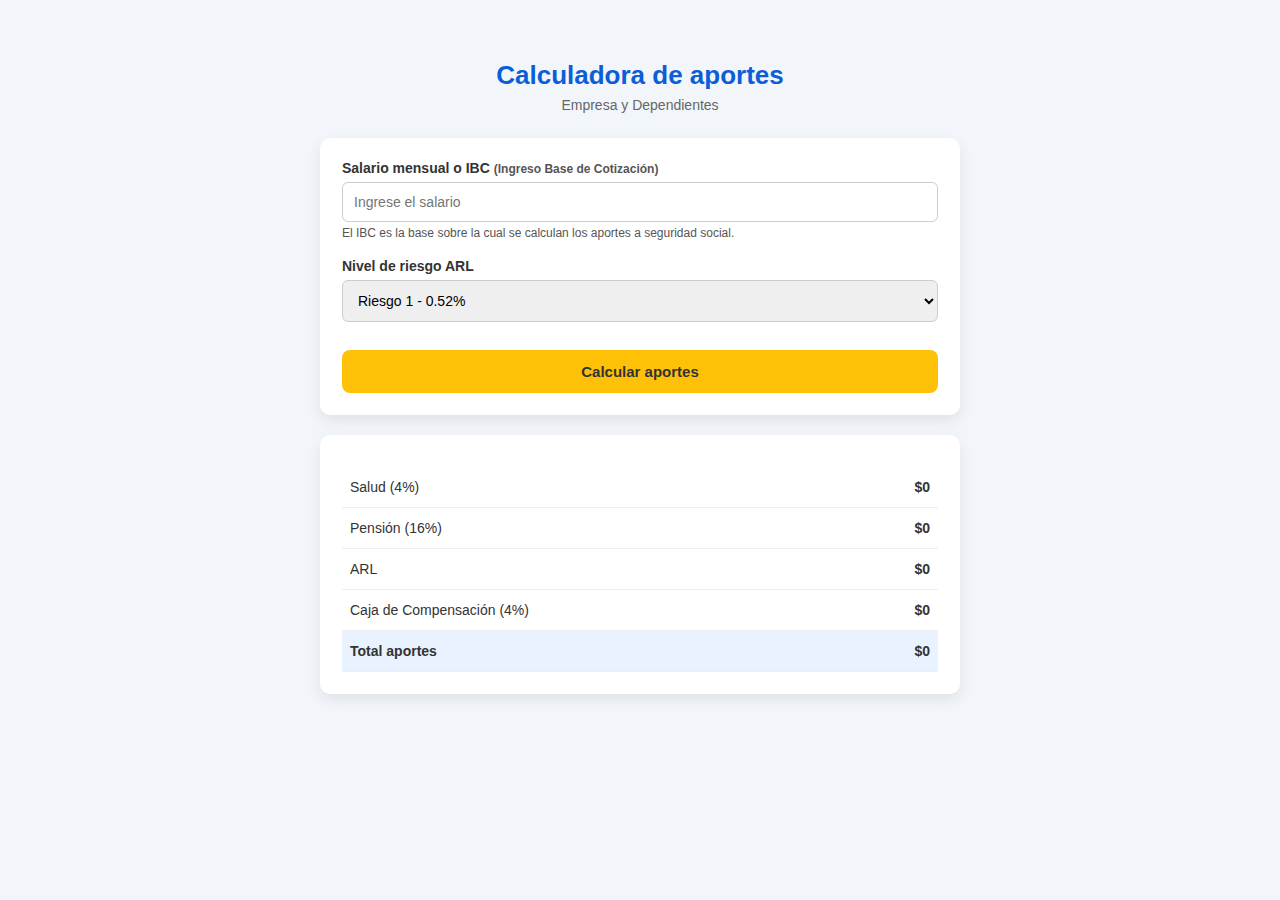
<file: index.html>
<!DOCTYPE html>
<html lang="es">
<head>
    <meta charset="UTF-8">
    <title>Calculadora de Aportes</title>
    <meta name="viewport" content="width=device-width, initial-scale=1.0">
    <link rel="stylesheet" href="css/styles.css">
</head>
<body>

    <div class="container">
        <header>
            <h1>Calculadora de aportes</h1>
            <p>Empresa y Dependientes</p>
        </header>

        <div class="card">
            <div class="form-group">
                <label>
                    Salario mensual o IBC
                    <span style="font-size:12px; color:#555;">
                        (Ingreso Base de Cotización)
                    </span>
                </label>
                <input type="number" id="salario" placeholder="Ingrese el salario">
                <small style="color:#555;">
                    El IBC es la base sobre la cual se calculan los aportes a seguridad social.
                </small>
                <small id="error" style="color:red; display:block; margin-top:5px;"></small>

            </div>

            <div class="form-group">
                <label>Nivel de riesgo ARL</label>
                <select id="arl">
                    <option value="0.0052">Riesgo 1 - 0.52%</option>
                    <option value="0.0104">Riesgo 2 - 1.04%</option>
                    <option value="0.0244">Riesgo 3 - 2.44%</option>
                    <option value="0.0435">Riesgo 4 - 4.35%</option>
                    <option value="0.0696">Riesgo 5 - 6.96%</option>
                </select>
            </div>

            <button id="btnCalcular">Calcular aportes</button>
            


        </div>

        <div class="card">
            <table>
                <tr>
                    <td>Salud (4%)</td>
                    <td id="salud">$0</td>
                </tr>
                <tr>
                    <td>Pensión (16%)</td>
                    <td id="pension">$0</td>
                </tr>
                <tr>
                    <td>ARL</td>
                    <td id="valorArl">$0</td>
                </tr>
                <tr>
                    <td>Caja de Compensación (4%)</td>
                    <td id="caja">$0</td>
                </tr>
                <tr class="total">
                    <td>Total aportes</td>
                    <td id="total">$0</td>
                </tr>
            </table>
        </div>
    </div>

    <script src="js/app.js"></script>
</body>
</html>
</file>
<file: css/styles.css>
/* RESET BÁSICO */
* {
  box-sizing: border-box;
  margin: 0;
  padding: 0;
}

/* BODY */
body {
  font-family: "Segoe UI", Arial, sans-serif;
  background-color: #f2f6fb;
  color: #333;
}

/* CONTENEDOR */
.container {
  max-width: 680px;
  margin: 40px auto;
  padding: 20px;
  animation: fadeIn 0.5s ease-in-out;
}

/* HEADER */
header {
  text-align: center;
  margin-bottom: 25px;
}

header h1 {
  color: #0b5ed7;
  font-size: 26px;
  margin-bottom: 6px;
}

header p {
  font-size: 14px;
  color: #666;
}

/* CARD */
.card {
  background: #ffffff;
  border-radius: 10px;
  padding: 22px;
  margin-bottom: 20px;
  box-shadow: 0 6px 15px rgba(0, 0, 0, 0.08);
}

/* FORMULARIOS */
.form-group {
  margin-bottom: 18px;
}

label {
  display: block;
  font-size: 14px;
  font-weight: 600;
  margin-bottom: 6px;
}

input,
select {
  width: 100%;
  padding: 11px;
  font-size: 14px;
  border-radius: 6px;
  border: 1px solid #ccc;
  transition:
    border-color 0.3s ease,
    box-shadow 0.3s ease;
}

input:focus,
select:focus {
  outline: none;
  border-color: #0b5ed7;
  box-shadow: 0 0 0 2px rgba(11, 94, 215, 0.15);
}

small {
  display: block;
  margin-top: 4px;
  font-size: 12px;
  color: #666;
}

/* BOTÓN */
button {
  width: 100%;
  margin-top: 10px;
  padding: 13px;
  font-size: 15px;
  font-weight: 700;
  border-radius: 8px;
  border: none;
  background-color: #ffc107;
  color: #333;
  cursor: pointer;
  transition:
    transform 0.2s ease,
    box-shadow 0.2s ease;
}

button:hover {
  transform: translateY(-1px);
  box-shadow: 0 4px 10px rgba(0, 0, 0, 0.15);
}

/* TABLA RESULTADOS */
table {
  width: 100%;
  border-collapse: collapse;
  margin-top: 10px;
}

table td {
  padding: 12px 8px;
  border-bottom: 1px solid #eee;
  font-size: 14px;
}

table td:last-child {
  text-align: right;
  font-weight: 600;
}

/* TOTAL */
.total {
  background-color: #e9f2ff;
  font-weight: 700;
}

/* MENSAJE ERROR */
#error {
  color: #d32f2f;
  font-size: 13px;
  margin-top: 6px;
}

/* ANIMACIÓN SUAVE */
@keyframes fadeIn {
  from {
    opacity: 0;
    transform: translateY(8px);
  }
  to {
    opacity: 1;
    transform: translateY(0);
  }
}

/* RESPONSIVE */
@media (max-width: 480px) {
  header h1 {
    font-size: 22px;
  }

  .card {
    padding: 18px;
  }

  table td {
    font-size: 13px;
  }
}

/* ===== SECCIÓN INFORMATIVA ===== */

.label-small {
  font-size: 12px;
  color: #555;
}

.info-section h2 {
  margin-top: 20px;
  margin-bottom: 15px;
  color: #0b5ed7;
  font-size: 18px;
}

.info-grid {
  display: grid;
  grid-template-columns: repeat(auto-fit, minmax(200px, 1fr));
  gap: 15px;
  margin-bottom: 20px;
}

.info-card {
  background: #f8fbff;
  padding: 15px;
  border-radius: 8px;
  transition: 0.2s ease;
}

.info-card:hover {
  transform: translateY(-3px);
}

.info-card h3 {
  margin-bottom: 6px;
  font-size: 15px;
  color: #0b5ed7;
}

.info-text {
  margin-bottom: 20px;
  font-size: 14px;
  color: #555;
}

.video-container {
  margin-top: 10px;
}

.footer {
  text-align: center;
  margin-top: 25px;
  font-size: 13px;
  color: #777;
}
</file>
